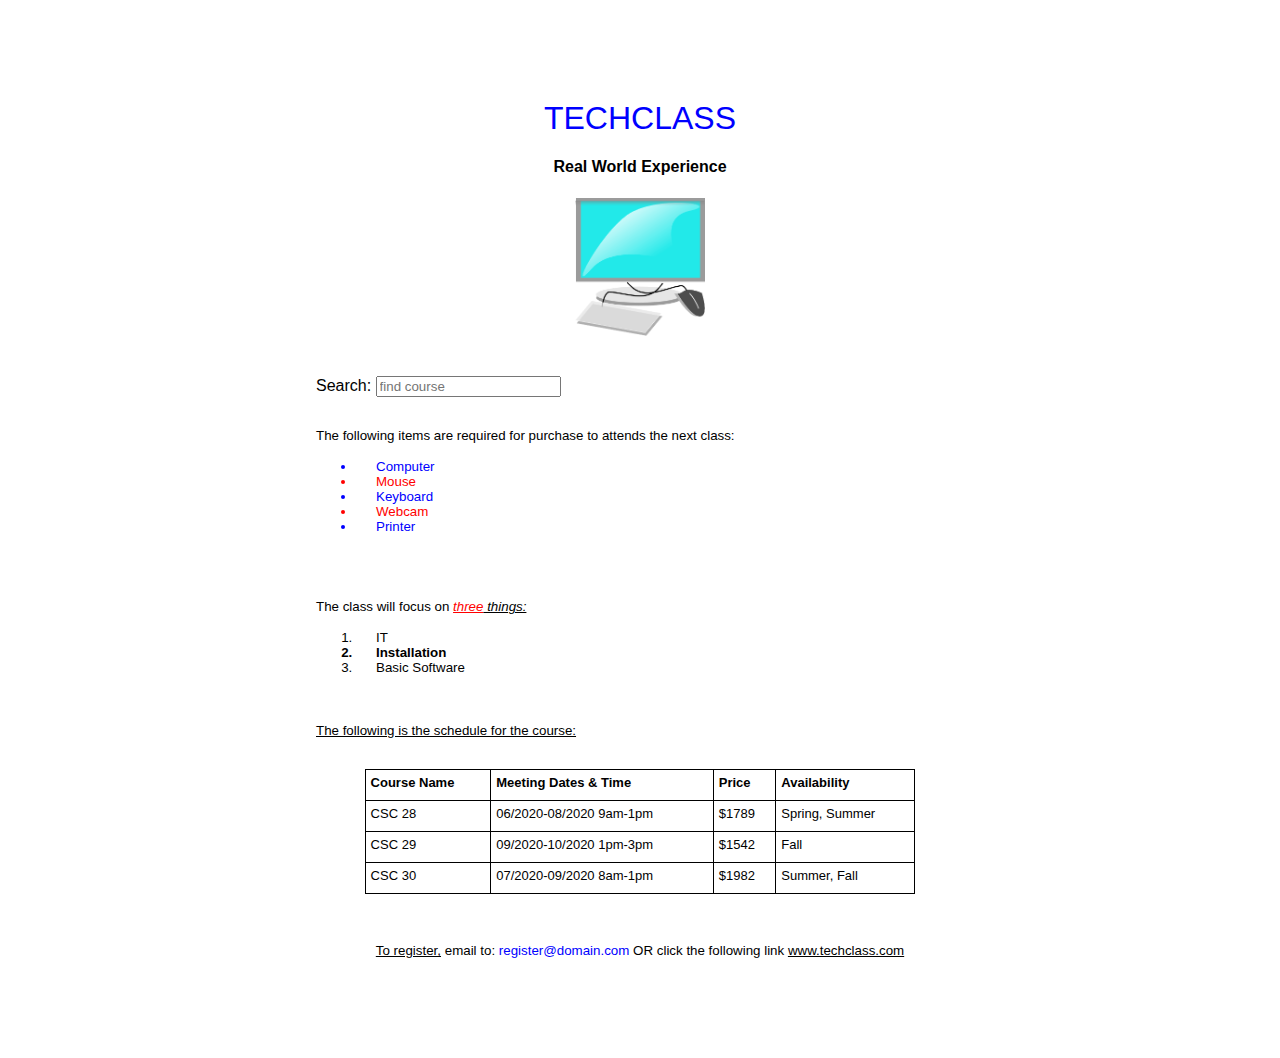
<file: CISC4800_EXAM_001/index.html>
<!DOCTYPE html>
<html lang="en">
<head>
    <meta charset="UTF-8">
    <meta name="viewport" content="width=device-width, initial-scale=1.0">
    <link rel="stylesheet" href="style.css">
    <style type = text/css>
        body{
            margin: 100px;
        }
    </style>
    <title>Document</title>
</head>
<body>
    <div class="main">
    <div class='top'>
    <h1 style="color:blue">TECHCLASS</h1>
    <h4>Real World Experience</h6>
    <img src='./computer.png'>
    </div>
    <br>
    <br>
    <form> 
        <label>Search:</label> <input placeholder="find course"></input>
    </form>
    <br>
    <p>The following items are required for purchase to attends the next class: </p>
    <ul>
        <li style="color:blue">Computer</li>
        <li style="color:red">Mouse</li>
        <li style="color:blue">Keyboard</li>
        <li style="color:red">Webcam</li>
        <li style="color:blue">Printer</li>
    </ul>
    <br>
    <br>
    <p>The class will focus on <i><span style="color: red;"><u>three</span> things:</u></i> </p>
    <ol>
        <li>IT</li>
        <b><li>Installation</li></b>
        <li>Basic Software</li>
    </ol>
    <br>
    <p><u>The following is the schedule for the course:</u></p>
    <br>
    <center>
    <table style="border: 1px solid black;">
        <tr>
            <th>Course Name</th>
            <th>Meeting Dates & Time</th>
            <th>Price</th>
            <th>Availability</th>
        </tr>
        <tr>
            <td> CSC 28</td>
            <td> 06/2020-08/2020 9am-1pm</td>
            <td> $1789 </td>
            <td> Spring, Summer</td>
        </tr>
        <tr>
            <td> CSC 29</td>
            <td> 09/2020-10/2020 1pm-3pm</td>
            <td> $1542 </td>
            <td> Fall</td>
        </tr>
        <tr>
            <td> CSC 30</td>
            <td> 07/2020-09/2020 8am-1pm</td>
            <td> $1982 </td>
            <td> Summer, Fall</td>
        </tr>
    </table>
    <br>
    <br>
    <p> <u>To register,</u> email to: <a style="color:blue;"> register@domain.com </a> OR  click the following link <a href='www.techclass.com' style="color: black;">www.techclass.com</a> </p>
    </center>
    </div>
</body>
</html>
</file>
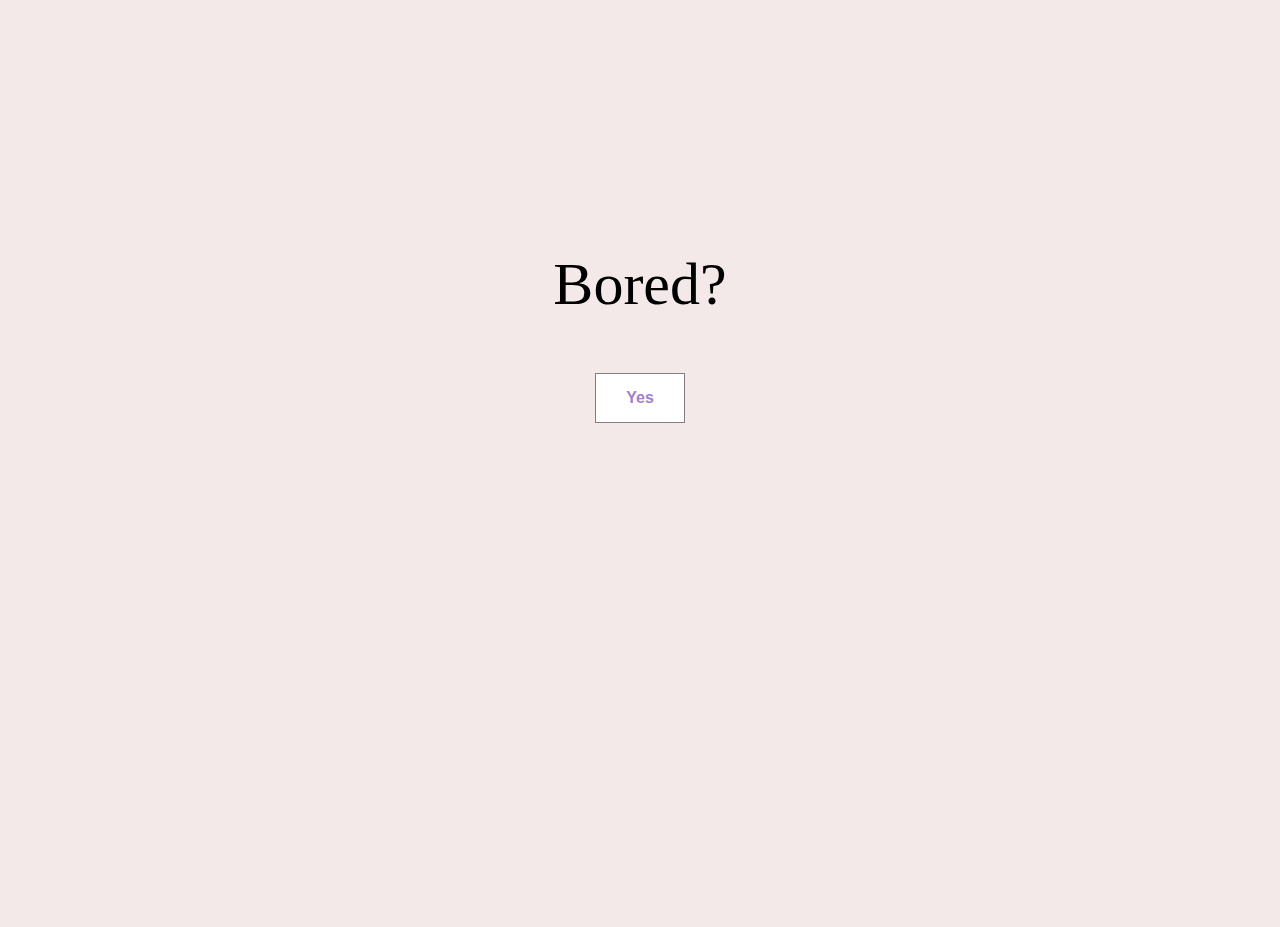
<file: CISC4800_EXAM_002/index.html>
<!DOCTYPE html>
<html lang="en">
  <head>
    <meta charset="UTF-8" />
    <meta name="viewport" content="width=device-width, initial-scale=1.0" />
    <link rel="stylesheet" href="style.css" />
    <script src="index.js"></script>
    <title>Bored?</title>
  </head>
  <body>
    <div class="prompt">Bored?</div>
    <div class="yesbutton">
      <button type="button" onclick="getMsg()">Yes</button>
    </div>
    <div class="response-container">
      <div id="response"></div>
    </div>
  </body>
</html>
</file>
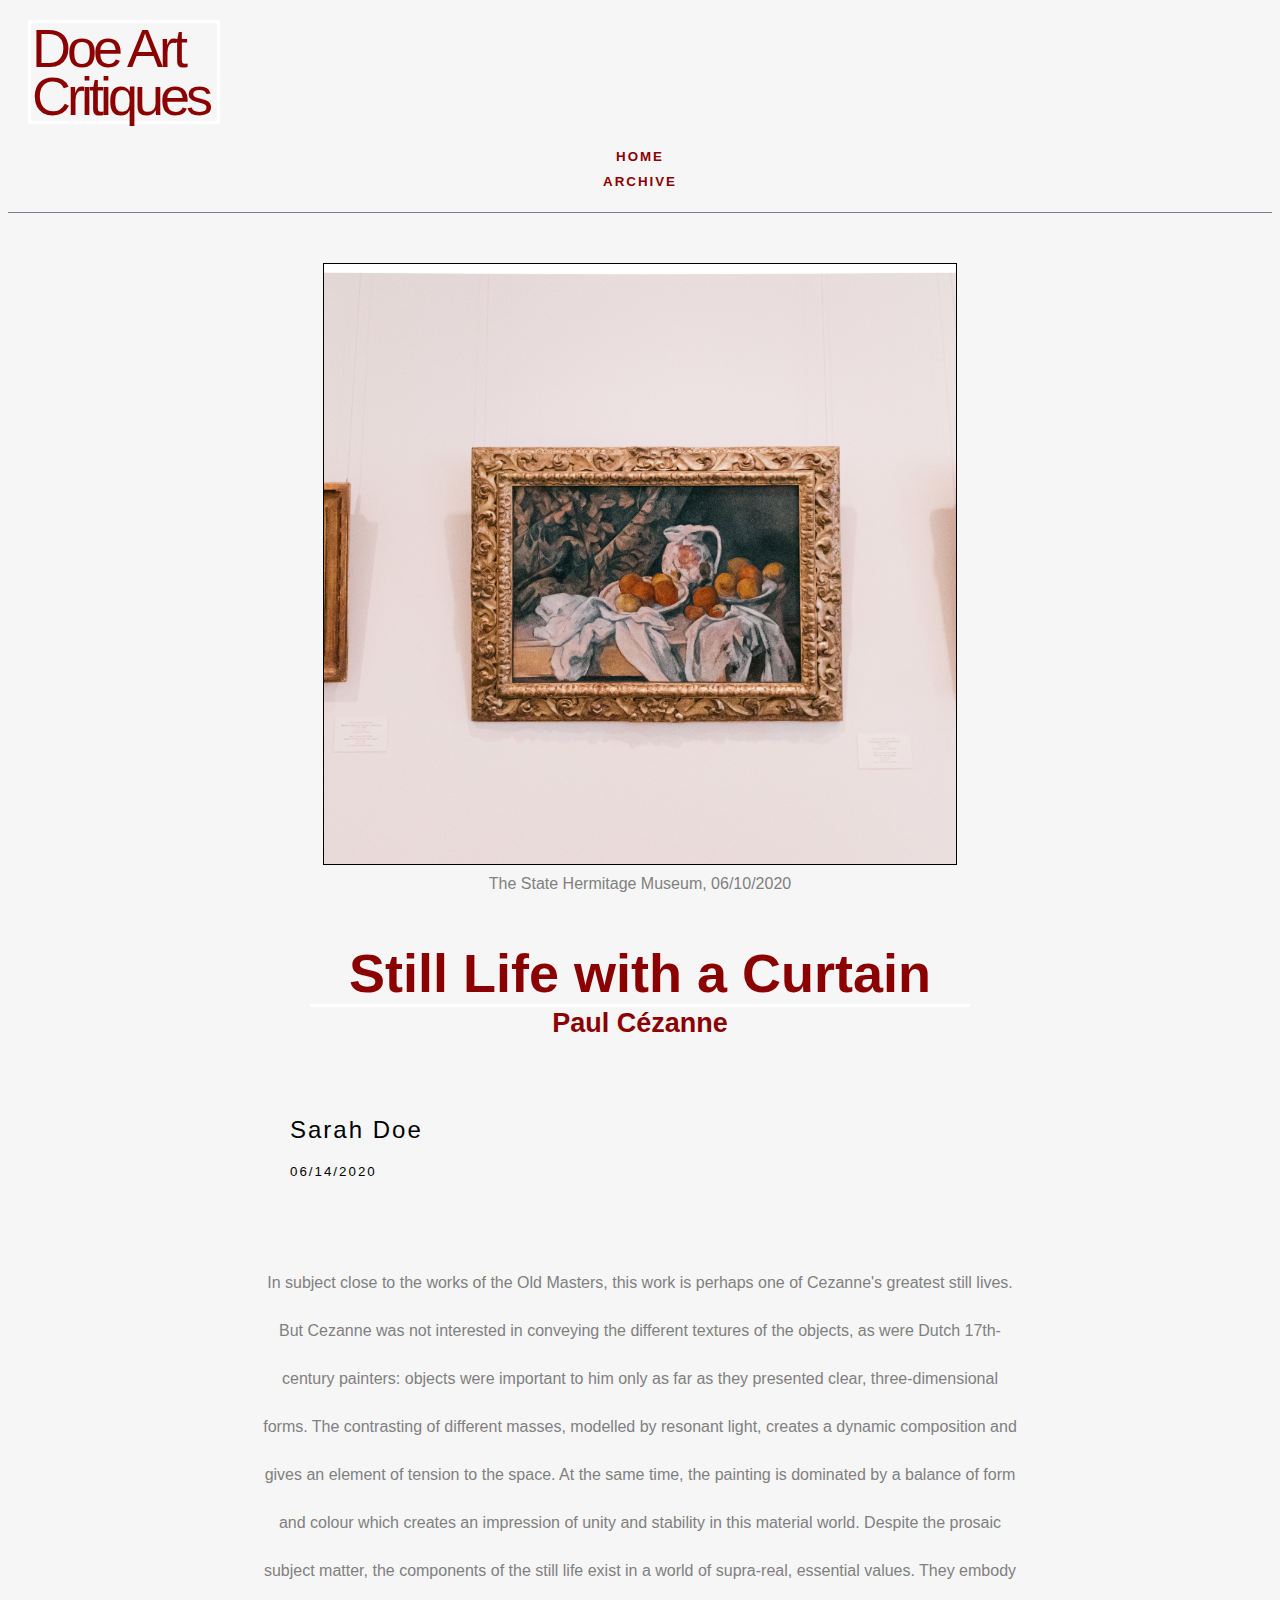
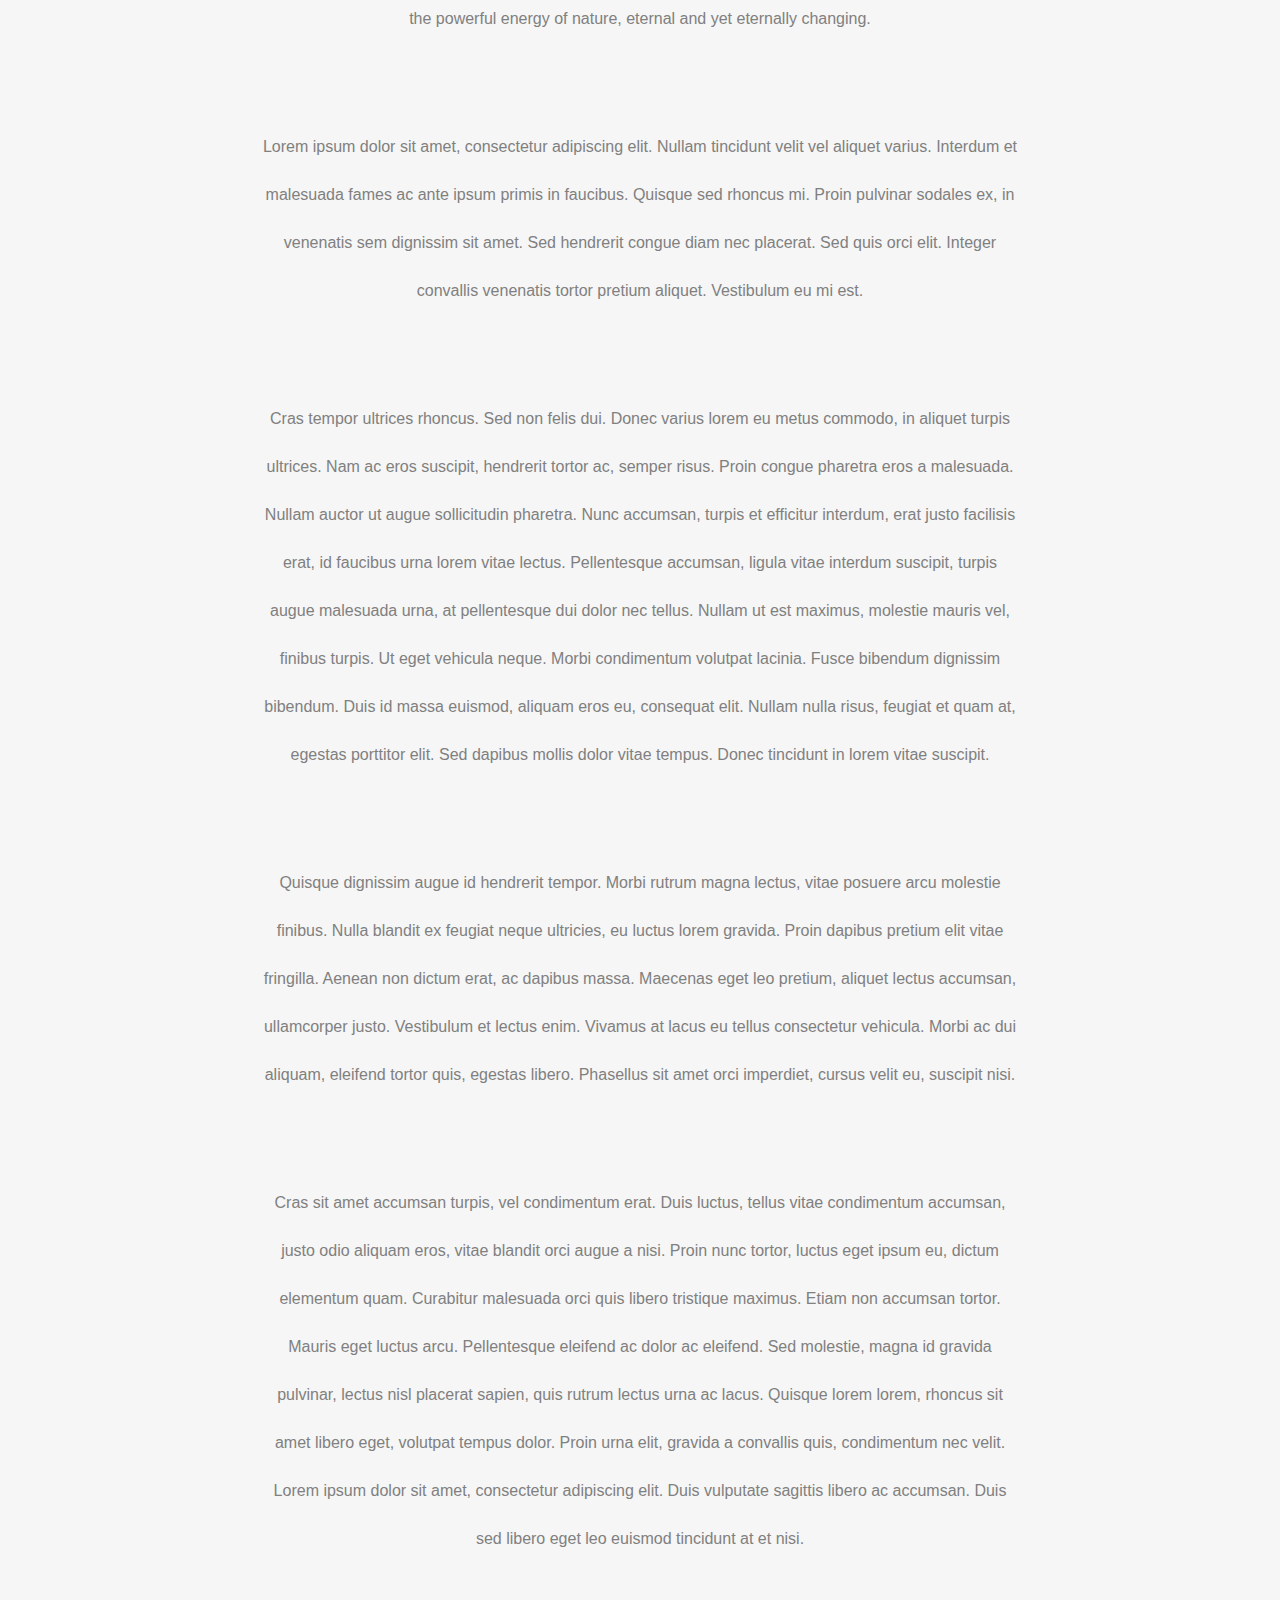
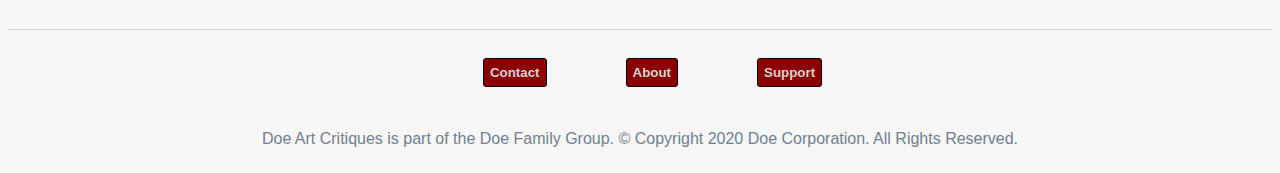
<file: CISC4800_FirstProject/index.html>
<!DOCTYPE html>
<html lang="en">

<head>
    <meta charset="UTF-8">
    <meta name="viewport" content="width=device-width, initial-scale=1.0">
    <link rel="stylesheet" type="text/css" href="style.css">
    <title>Doe Art Critiques | Still Life with a Curtain</title>
    <style type=text/css>
        body {
        background-color: rgb(246, 246, 246);
        font-family: Arial, Helvetica, sans-serif;
        }
    </style>
</head>

<body>
    <!-- Logo and nav bar -->
    <div class="nav">
        <p class="logo">Doe Art Critiques</p>
        <ul>
            <li>
                <a href="">HOME</a>
            </li>
            <li>
                <a href="">ARCHIVE</a>
            </li>
        </ul>
        <br>
    </div>
    <!-- Header for article -->
    <div class="articleHead">
        <div class="image">
            <div id="img"></div>
            <div id="imgCaption">
                <p>The State Hermitage Museum, 06/10/2020</p>
            </div>
        </div>
        <div id="articleInfo">
            <div id="title">
                <h2>Still Life with a Curtain</h2>
            </div>
            <div id="subtitle">
                <h2>Paul Cézanne</h2>
            </div>
        </div>
    </div>
    <!-- Article -->
    <div class="body">
        <div id="author">
            <ul>
                <li id="name">
                    Sarah Doe
                </li>
                <li id="date">
                    06/14/2020
                </li>
            </ul>
        </div>
        <p>

            In subject close to the works of the Old Masters, this work is perhaps one of Cezanne's greatest still
            lives. But Cezanne was not interested in conveying the different textures of the objects, as were Dutch
            17th-century painters: objects were important to him only as far as they presented clear, three-dimensional
            forms. The contrasting of different masses, modelled by resonant light, creates a dynamic composition and
            gives an element of tension to the space. At the same time, the painting is dominated by a balance of form
            and colour which creates an impression of unity and stability in this material world. Despite the prosaic
            subject matter, the components of the still life exist in a world of supra-real, essential values. They
            embody the powerful energy of nature, eternal and yet eternally changing.
        </p>
        <p>
            Lorem ipsum dolor sit amet, consectetur adipiscing elit. Nullam tincidunt velit vel aliquet varius. Interdum
            et malesuada fames ac ante ipsum primis in faucibus. Quisque sed rhoncus mi. Proin pulvinar sodales ex, in
            venenatis sem dignissim sit amet. Sed hendrerit congue diam nec placerat. Sed quis orci elit. Integer
            convallis venenatis tortor pretium aliquet. Vestibulum eu mi est.

        </p>
        <p>
            Cras tempor ultrices rhoncus. Sed non felis dui. Donec varius lorem eu metus commodo, in aliquet turpis
            ultrices. Nam ac eros suscipit, hendrerit tortor ac, semper risus. Proin congue pharetra eros a malesuada.
            Nullam auctor ut augue sollicitudin pharetra. Nunc accumsan, turpis et efficitur interdum, erat justo
            facilisis erat, id faucibus urna lorem vitae lectus. Pellentesque accumsan, ligula vitae interdum suscipit,
            turpis augue malesuada urna, at pellentesque dui dolor nec tellus. Nullam ut est maximus, molestie mauris
            vel, finibus turpis. Ut eget vehicula neque. Morbi condimentum volutpat lacinia. Fusce bibendum dignissim
            bibendum. Duis id massa euismod, aliquam eros eu, consequat elit. Nullam nulla risus, feugiat et quam at,
            egestas porttitor elit. Sed dapibus mollis dolor vitae tempus. Donec tincidunt in lorem vitae suscipit.

        </p>
        <p>
            Quisque dignissim augue id hendrerit tempor. Morbi rutrum magna lectus, vitae posuere arcu molestie finibus.
            Nulla blandit ex feugiat neque ultricies, eu luctus lorem gravida. Proin dapibus pretium elit vitae
            fringilla. Aenean non dictum erat, ac dapibus massa. Maecenas eget leo pretium, aliquet lectus accumsan,
            ullamcorper justo. Vestibulum et lectus enim. Vivamus at lacus eu tellus consectetur vehicula. Morbi ac dui
            aliquam, eleifend tortor quis, egestas libero. Phasellus sit amet orci imperdiet, cursus velit eu, suscipit
            nisi.

        </p>
        <p>
            Cras sit amet accumsan turpis, vel condimentum erat. Duis luctus, tellus vitae condimentum accumsan, justo
            odio aliquam eros, vitae blandit orci augue a nisi. Proin nunc tortor, luctus eget ipsum eu, dictum
            elementum quam. Curabitur malesuada orci quis libero tristique maximus. Etiam non accumsan tortor. Mauris
            eget luctus arcu. Pellentesque eleifend ac dolor ac eleifend. Sed molestie, magna id gravida pulvinar,
            lectus nisl placerat sapien, quis rutrum lectus urna ac lacus. Quisque lorem lorem, rhoncus sit amet libero
            eget, volutpat tempus dolor. Proin urna elit, gravida a convallis quis, condimentum nec velit. Lorem ipsum
            dolor sit amet, consectetur adipiscing elit. Duis vulputate sagittis libero ac accumsan. Duis sed libero
            eget leo euismod tincidunt at et nisi.
        </p>
    </div>
    <!-- Footer -->
    <div class="footer">
        <table style="margin:0 auto">
            <tr>
                <th><a href="">Contact</a></th>
                <th><a href="">About</a></th>
                <th><a href="">Support</a></th>
            </tr>
        </table>
        <p id="trademark">Doe Art Critiques is part of the Doe Family Group. © Copyright 2020 Doe Corporation. All
            Rights Reserved.</p>
    </div>
    
</body>

</html>
</file>
<file: CISC4800_EXAM_001/style.css>
*{
font-family: Arial, Helvetica, sans-serif;
}
img{
    max-width:20%;
    height:auto;
}
.main{
    padding-left: 20%;
    padding-right: 20%;
}
.top{
    text-align: center;
}
h1{
    font-weight: lighter;
}
table, th, td {
    text-align: left;
    border: 1px solid black;
    border-collapse: collapse;
    padding: 5px;
    padding-bottom: 10px;
    font-size: small;
}
table{
    width:85%;
}
p{
    font-size: smaller;
}
li{
    font-size: smaller;
    padding-left: 20px;
}
</file>
<file: CISC4800_EXAM_002/style.css>
* {
  text-align: center;
  background-color: rgb(243, 233, 233);
}

.prompt {
  margin: 250px 0px auto;
  padding-bottom: 50px;
  font-size: 60px;
}

button {
  border: 1px solid gray;
  color: rgb(164, 129, 197);
  font-weight: bold;
  background-color: rgb(255, 255, 255);
  padding: 15px 30px;
  text-align: center;
  font-size: 16px;
  margin: 4px 12px;
  cursor: pointer;
}

button:active {
  background-color: rgb(246, 241, 241);
  border: 1px solid gray;
}

.response-container {
  margin: 100px auto;
  width: 500px;
  height: 300px;
}

#response {
  font-size: 52px;
  font-weight: 500;
  font-style: italic;
}
</file>
<file: CISC4800_FirstProject/style.css>
.nav {
    border-bottom: 1px solid slategray;
    width: 100%;
    margin-bottom: 50px;
    background-color: rgb(246, 246, 246);
}

.nav ul {
    margin: 0;
    padding: 0;
    text-align: center;
}

.nav li {
    font-size: smaller;
    font-weight: 500;
    letter-spacing: 2px;
    padding: 5px;

}

.nav li a {
    text-decoration: none;
    color: darkred;
    font-weight: bold;
}

.nav li a:hover {
    letter-spacing: 3px;
}

.logo {
    color: darkred;
    font-size: 54px !important;
    padding: 20px 30px;
    margin: 20px;
    text-align: left;
    width: 185px;
    letter-spacing: -4px;
    padding-top: 1px;
    padding-right: 0px;
    padding-bottom: 1px;
    padding-left: 1px;
    border: 3px solid white;
    position: relative;
}

.articleHead {
    text-align: center;
}

.articleHead #img {
    background-image: url("./article2.jpg");
    background-size: cover;
    background-position: bottom center;
    height: 600px;
    width: 50%;
    text-align: center;
    display: block;
    margin-left: auto;
    margin-right: auto;
    border: 1px solid black;
}

.image #imgCaption {
    margin-top: -75px;
}

.articleHead #title {
    color: darkred;
    font-size: 36px !important;
    line-height: 48px;
    padding: 20px 30px;
    margin: -50px 20px;
    text-align: center;
    font-size: xx-large;
    border-bottom: 3px solid white;
    top: 50px;
    width: 600px;
    height: 80px;
    margin: -50px auto;
    */
}

.articleHead #subtitle {
    color: darkred;
    font-size: 18px !important;
    line-height: 48px;
    padding: 20px 30px;
    margin: 0px 20px;
    text-align: center;
    font-size: xx-large;
    /* border: 3px solid black; */
}

#author li {
    list-style-type: none;
    margin: 0;
    padding: 0;
    text-align: left;
    font-size: smaller;
    font-weight: 100;
    letter-spacing: 2px;
    padding: 10px;
}

#author #name {
    font-size: x-large;
}

.body {
    margin: 0 auto;
    padding: 40px;
    padding-top: 0px;
    text-align: center;
    width: 800px;
}

p {
    color: grey;
    font-size: 16px;
    line-height: 48px;
    margin-top: 60px;
    padding: 10px 20px;
}


.footer {
    border-top: 1px solid lightgray;
    position: relative;
    text-align: center;
    width: 100%;
    height: 10px;
}

.footer a {
    font-size: smaller;
    background: darkred;
    border: 1px solid black;
    border-radius: 3px;
    color: lightgray;
    display: inline-block;
    margin: 25px 50px 25px 50px;
    margin-right: 25px;
    padding: 6px;
    text-decoration: none;
}

.footer a:hover {
    background: white;
    border: 1px solid red;
    color: darkred;
}

.footer #trademark {
    margin-top: -10px;
    color: slategray;
}
</file>
